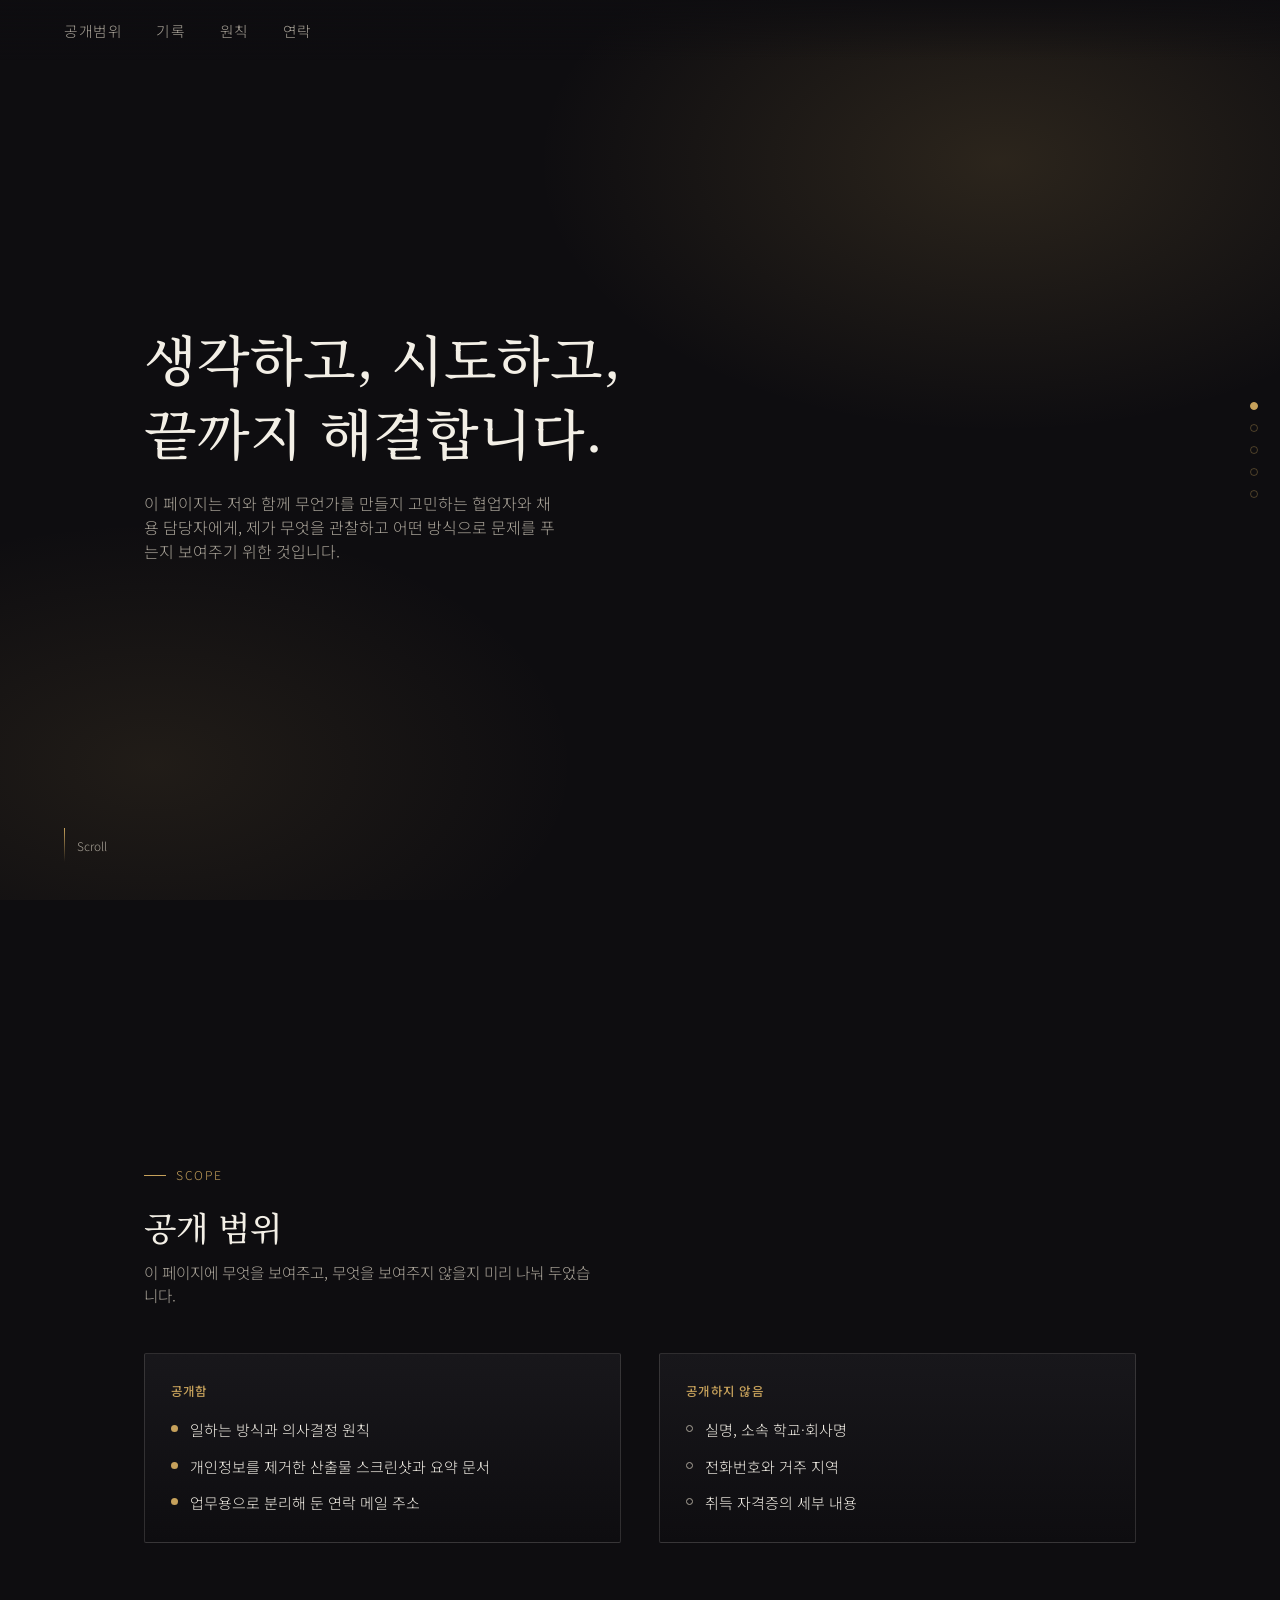
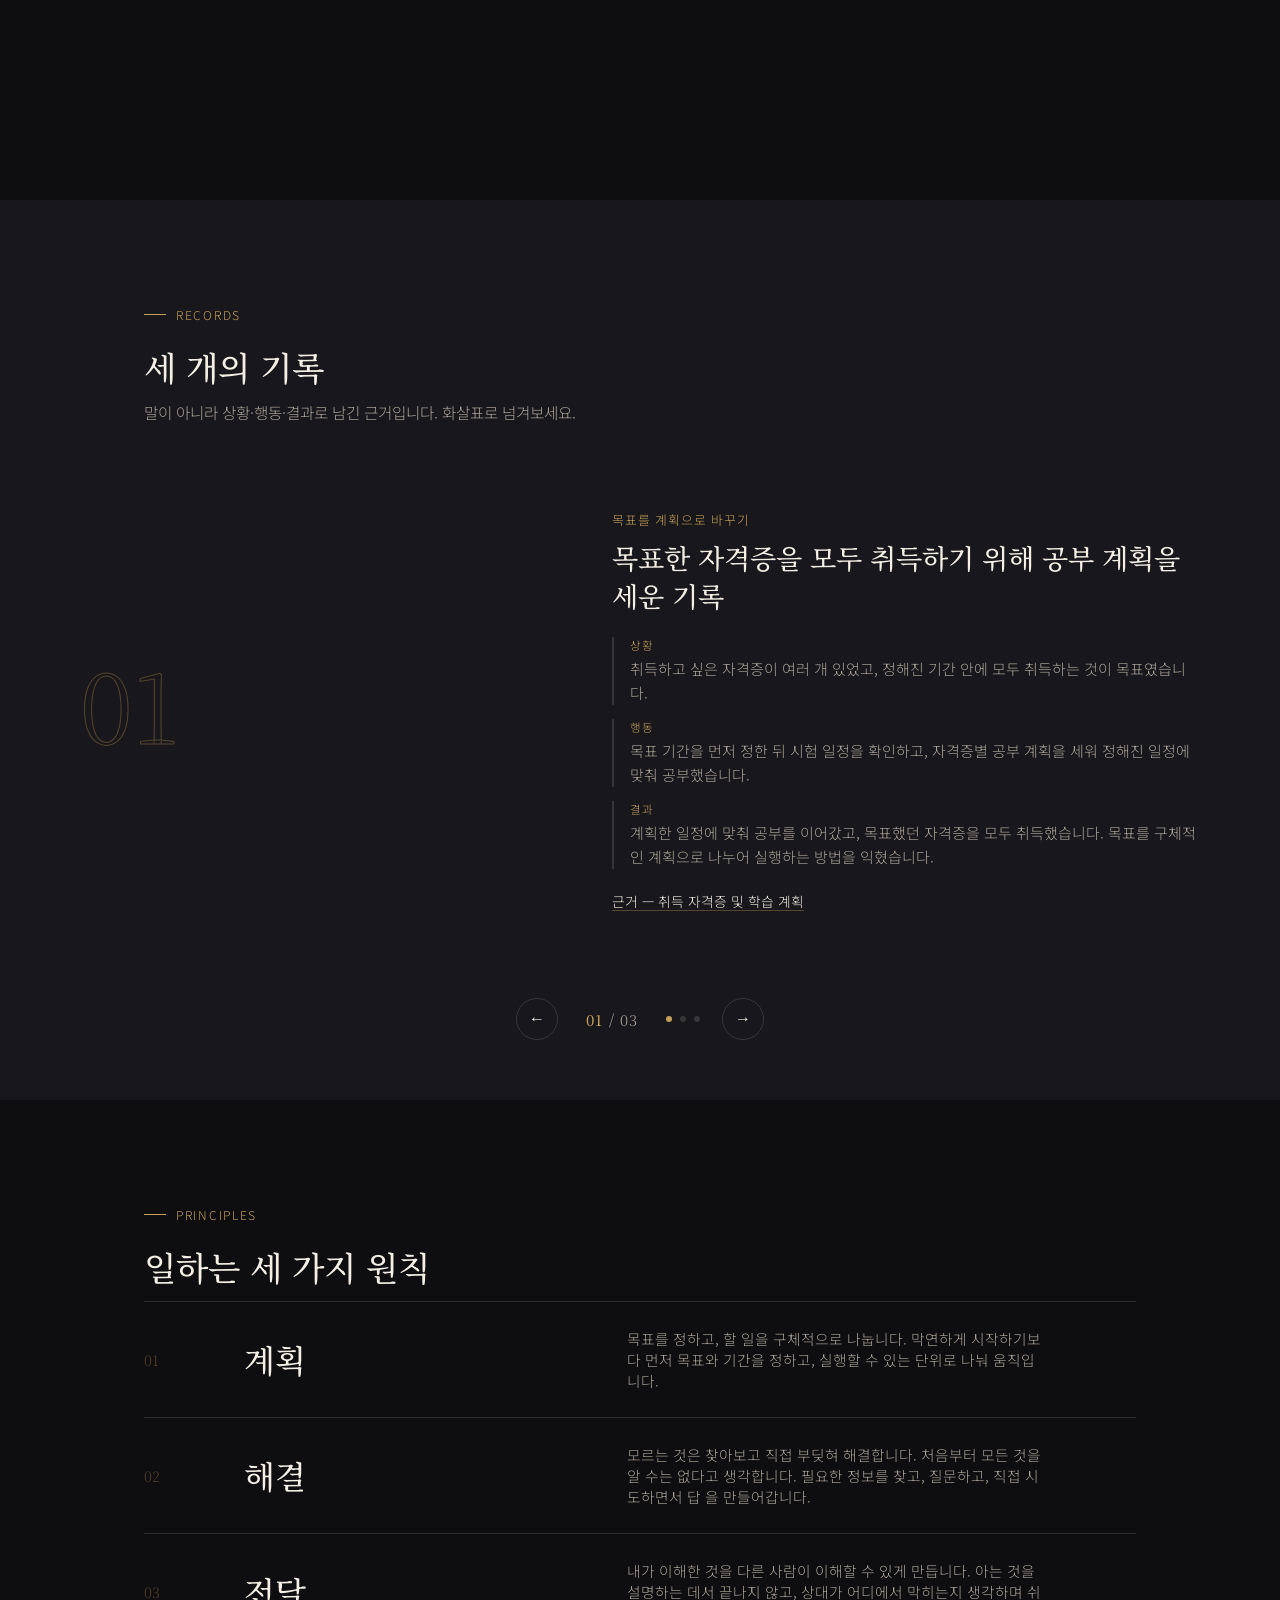
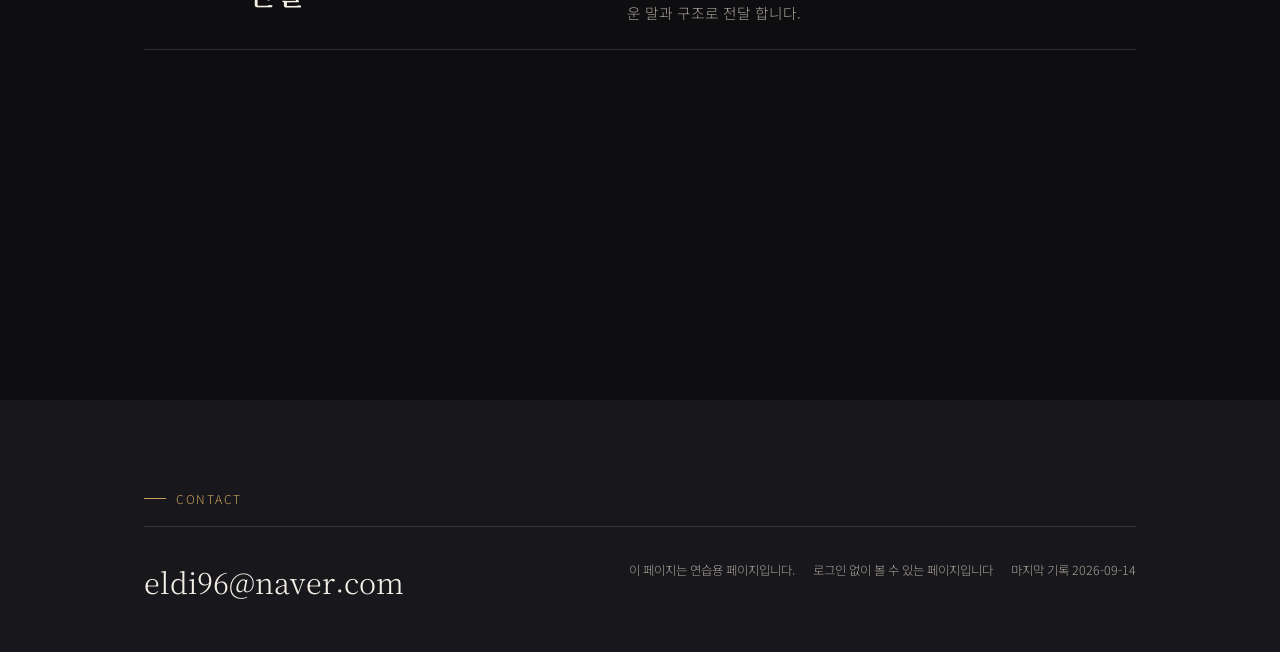
<file: index.html>
<!DOCTYPE html>
<html lang="ko">
<head>
<meta charset="UTF-8">
<meta name="robots" content="noindex, nofollow">
<meta name="viewport" content="width=device-width, initial-scale=1.0">
<title>나를 소개하는 페이지</title>
<link rel="preconnect" href="https://fonts.googleapis.com">
<link rel="preconnect" href="https://fonts.gstatic.com" crossorigin>
<link href="https://fonts.googleapis.com/css2?family=Noto+Serif+KR:wght@400;500;600;700&family=Noto+Sans+KR:wght@300;400;500;600&display=swap" rel="stylesheet">
<link rel="stylesheet" href="css/style.css">
<script src="js/script.js" defer></script>
</head>
<body>

<header class="topbar" id="topbar">
  <ul class="topnav">
    <li><a href="#scope">공개범위</a></li>
    <li><a href="#records">기록</a></li>
    <li><a href="#values">원칙</a></li>
    <li><a href="#contact">연락</a></li>
  </ul>
</header>

<nav class="dotnav" id="dotnav">
  <button data-target="hero" data-label="Intro" class="active" aria-label="Intro로 이동"></button>
  <button data-target="scope" data-label="Scope" aria-label="공개범위로 이동"></button>
  <button data-target="records" data-label="Records" aria-label="기록으로 이동"></button>
  <button data-target="values" data-label="Values" aria-label="원칙으로 이동"></button>
  <button data-target="contact" data-label="Contact" aria-label="연락처로 이동"></button>
</nav>

<section id="hero">
  <div class="wrap">
    <h1 class="hero-line">생각하고, 시도하고,<br>끝까지 해결합니다.</h1>
    <p class="hero-role">이 페이지는 저와 함께 무언가를 만들지 고민하는 협업자와 채용 담당자에게, 제가 무엇을 관찰하고 어떤 방식으로 문제를 푸는지 보여주기 위한 것입니다.</p>
  </div>
  <div class="scroll-cue"><span class="stem"></span> Scroll</div>
</section>

<section id="scope">
  <div class="wrap">
    <div class="eyebrow reveal">SCOPE</div>
    <h2 class="title reveal">공개 범위</h2>
    <p class="lede reveal d1">이 페이지에 무엇을 보여주고, 무엇을 보여주지 않을지 미리 나눠 두었습니다.</p>
    <div class="legend">
      <div class="legend-block public reveal d1">
        <h3>공개함</h3>
        <ul>
          <li><span class="mk"></span>일하는 방식과 의사결정 원칙</li>
          <li><span class="mk"></span>개인정보를 제거한 산출물 스크린샷과 요약 문서</li>
          <li><span class="mk"></span>업무용으로 분리해 둔 연락 메일 주소</li>
        </ul>
      </div>
      <div class="legend-block private reveal d2">
        <h3>공개하지 않음</h3>
        <ul>
          <li><span class="mk"></span>실명, 소속 학교·회사명</li>
          <li><span class="mk"></span>전화번호와 거주 지역</li>
          <li><span class="mk"></span>취득 자격증의 세부 내용</li>
        </ul>
      </div>
    </div>
  </div>
</section>

<section id="records">
  <div class="records-head">
    <div class="eyebrow reveal">RECORDS</div>
    <h2 class="title reveal">세 개의 기록</h2>
    <p class="lede reveal d1">말이 아니라 상황·행동·결과로 남긴 근거입니다. 화살표로 넘겨보세요.</p>
  </div>

  <div class="records-stage">
    <div class="records-track" id="recordsTrack">

      <div class="record-panel">
        <div class="record-inner">
          <div>
            <div class="record-num">01</div>
          </div>
          <div>
            <div class="kicker">목표를 계획으로 바꾸기</div>
            <h3>목표한 자격증을 모두 취득하기 위해 공부 계획을 세운 기록</h3>
            <dl class="sar">
              <div><dt>상황</dt><dd>취득하고 싶은 자격증이 여러 개 있었고, 정해진 기간 안에 모두 취득하는 것이 목표였습니다.</dd></div>
              <div><dt>행동</dt><dd>목표 기간을 먼저 정한 뒤 시험 일정을 확인하고, 자격증별 공부 계획을 세워 정해진 일정에 맞춰 공부했습니다.</dd></div>
              <div><dt>결과</dt><dd>계획한 일정에 맞춰 공부를 이어갔고, 목표했던 자격증을 모두 취득했습니다. 목표를 구체적인 계획으로 나누어 실행하는 방법을 익혔습니다.</dd></div>
            </dl>
            <div class="evidence"><a href="#" onclick="return false;">근거 — 취득 자격증 및 학습 계획</a></div>
          </div>
        </div>
      </div>

      <div class="record-panel">
        <div class="record-inner">
          <div>
            <div class="record-num">02</div>
          </div>
          <div> 
            <div class="kicker">모르는 것을 직접 해결하기</div>
            <h3>컴퓨터를 직접 조립하며 문제를 해결한 기록</h3>
            <dl class="sar">
              <div><dt>상황</dt><dd>컴퓨터를 구매하려던 중, 부품을 직접 준비해서 조립해보면 어떨까 생각했습니다. 처음 직접 조립하는 만큼 어려운 부분도 많았습니다.</dd></div>
              <div><dt>행동</dt><dd>필요한 부품을 직접 찾아 준비하고, 조립 과정에서 모르는 부분이 생길 때마다 자료를 찾아보거나 다른 사람에게 물어보며 하나씩 해결했습니다.</dd></div>
              <div><dt>결과</dt><dd>처음에는 어려움이 있었지만 필요한 정보를 찾아가며 결국 컴퓨터를 직접 완성했습니다. 모르는 문제도 스스로 찾아보고 질문하며 해결할 수 있다는 경험을 얻었습니다.</dd></div>
            </dl>
            <div class="evidence"><a href="#" onclick="return false;">근거 — 직접 조립한 PC 구성 및 부품 기록</a></div>
          </div>
        </div>
      </div>

      <div class="record-panel">
        <div class="record-inner">
          <div>
            <div class="record-num">03</div>
          </div>
          <div>
            <div class="kicker">이해한 것을 쉽게 전달하기</div>
            <h3>친구와 함께 자격증을 준비하며 이해한 내용을 설명한 기록</h3>
            <dl class="sar">
              <div><dt>상황</dt><dd>친구와 함께 같은 자격증 취득을 목표로 공부하면서, 친구가 어려워하는 내용을 설명해주는 일이 있었습니다.</dd></div>
              <div><dt>행동</dt><dd>제가 먼저 내용을 이해한 뒤, 친구가 이해하기 어려워하는 부분을 쉬운 말과 예시를 사용해 설명했습니다. 서로 모르는 부분을 함께 확인하며 공부했습니다.</dd></div>
              <div><dt>결과</dt><dd>친구가 내용을 이해하는 데 도움을 줄 수 있었고, 함께 목표했던 자격증을 취득했습니다. 제가 이해한 내용을 다른 사람이 이해하기 쉽게 전달하는 강점을 확인했습니다.</dd></div>
            </dl>
            <div class="evidence"><a href="#" onclick="return false;">근거 — 함께 준비한 자격증 및 학습 기록</a></div>
          </div>
        </div>
      </div>

    </div>
  </div>

  <div class="records-controls">
    <button class="rc-btn" id="rcPrev" aria-label="이전 기록">←</button>
    <div class="rc-count"><b id="rcCurrent">01</b> / 03</div>
    <div class="rc-dots" id="rcDots">
      <button class="active" data-i="0" aria-label="1번 기록"></button>
      <button data-i="1" aria-label="2번 기록"></button>
      <button data-i="2" aria-label="3번 기록"></button>
    </div>
    <button class="rc-btn" id="rcNext" aria-label="다음 기록">→</button>
  </div>
</section>

<section id="values">
  <div class="wrap">
    <div class="eyebrow reveal">PRINCIPLES</div>
    <h2 class="title reveal">일하는 세 가지 원칙</h2>
    <div class="value-rows">
      <div class="value-row reveal d1">
        <div class="vnum">01</div>
        <h3>계획</h3>
        <p>목표를 정하고, 할 일을 구체적으로 나눕니다.
	막연하게 시작하기보다 먼저 목표와 기간을 정하고, 실행할 수 있는 단위로 나눠 움직입니다.</p>
      </div>
      <div class="value-row reveal d2">
        <div class="vnum">02</div>
        <h3>해결</h3>
        <p>모르는 것은 찾아보고 직접 부딪혀 해결합니다.
	처음부터 모든 것을 알 수는 없다고 생각합니다. 필요한 정보를 찾고, 질문하고, 직접 시도하면서 답	을 만들어갑니다.</p>
      </div>
      <div class="value-row reveal d3">
        <div class="vnum">03</div>
        <h3>전달</h3>
        <p>내가 이해한 것을 다른 사람이 이해할 수 있게 만듭니다.
	아는 것을 설명하는 데서 끝나지 않고, 상대가 어디에서 막히는지 생각하며 쉬운 말과 구조로 전달	합니다.</p>
      </div>
    </div>
  </div>
</section>

<section id="contact">
  <div class="wrap">
    <div class="eyebrow reveal">CONTACT</div>
    <div class="contact-grid">
      <a class="big" href="mailto:eldi96@naver.com">eldi96@naver.com</a>
      <div class="foot-meta">
 	<span>이 페이지는 연습용 페이지입니다.</span>
        <span>로그인 없이 볼 수 있는 페이지입니다</span>
        <span>마지막 기록 2026-09-14</span>
      </div>
    </div>
  </div>
</section>
</body>
</html>
</file>
<file: css/style.css>
:root{
    --bg: #0E0D10;
    --panel: #18171B;
    --panel-2: #1F1D22;
    --ivory: #F3EFE6;
    --ivory-dim: #A9A398;
    --gold: #C6A15B;
    --gold-soft: rgba(198,161,91,0.35);
    --line: rgba(243,239,230,0.14);
    --serif: 'Noto Serif KR', serif;
    --sans: 'Noto Sans KR', sans-serif;
  }
  *{box-sizing:border-box;}
  html{scroll-behavior:smooth;}
  body{
    margin:0;
    background:var(--bg);
    color:var(--ivory);
    font-family:var(--sans);
    font-weight:300;
    overflow-x:hidden;
    max-width:100vw;
  }
  ::selection{ background:var(--gold); color:#141216; }
  a{ color:inherit; }
  img{ max-width:100%; }

  .wrap{ max-width:1120px; margin:0 auto; padding:0 clamp(20px,5vw,64px); width:100%; }

  /* ---------- 상단 고정 바 ---------- */
  .topbar{
    position:fixed; top:0; left:0; right:0; z-index:50;
    display:flex; align-items:center; justify-content:space-between;
    padding:18px clamp(20px,5vw,64px);
    background:linear-gradient(to bottom, rgba(14,13,16,0.85), transparent);
    transition:background .3s ease;
  }
  .topbar.scrolled{ background:rgba(14,13,16,0.86); backdrop-filter:blur(8px); border-bottom:1px solid var(--line); }
  .brand-mark{ font-family:var(--serif); font-size:1rem; letter-spacing:0.02em; color:var(--ivory); text-decoration:none; }
  .brand-mark span{ color:var(--gold); }
  .topnav{ display:flex; gap:clamp(16px,3vw,34px); list-style:none; margin:0; padding:0; }
  .topnav a{
    font-size:0.92rem; letter-spacing:0.04em; text-decoration:none;
    color:var(--ivory-dim); position:relative; padding-bottom:4px;
  }
  .topnav a::after{
    content:""; position:absolute; left:0; bottom:0; width:0; height:1px;
    background:var(--gold); transition:width .3s ease;
  }
  .topnav a:hover::after, .topnav a:focus-visible::after{ width:100%; }
  @media (max-width:720px){ .topnav{ display:none; } }

  /* ---------- 우측 진행 표시 점 ---------- */
  .dotnav{
    position:fixed; right:22px; top:50%; transform:translateY(-50%);
    z-index:50; display:flex; flex-direction:column; gap:14px;
  }
  .dotnav button{
    width:8px; height:8px; border-radius:50%;
    border:1px solid var(--gold-soft); background:transparent;
    cursor:pointer; padding:0; position:relative;
  }
  .dotnav button::before{
    content:attr(data-label);
    position:absolute; right:18px; top:50%; transform:translateY(-50%);
    font-size:0.72rem; color:var(--ivory-dim); white-space:nowrap;
    opacity:0; transition:opacity .2s ease; pointer-events:none;
    font-family:var(--sans);
  }
  .dotnav button:hover::before{ opacity:1; }
  .dotnav button.active{ background:var(--gold); border-color:var(--gold); }
  @media (max-width:720px){ .dotnav{ display:none; } }

  /* ---------- 섹션 공통 ---------- */
  section{ position:relative; min-height:100vh; display:flex; align-items:center; padding:96px 0; }

  .eyebrow{
    display:inline-flex; align-items:center; gap:10px;
    font-family:var(--sans); font-size:0.76rem; letter-spacing:0.14em;
    color:var(--gold); margin-bottom:18px;
  }
  .eyebrow::before{ content:""; width:22px; height:1px; background:var(--gold); }

  .reveal{ opacity:0; transform:translateY(26px); transition:opacity .9s ease, transform .9s ease; }
  .reveal.is-visible{ opacity:1; transform:none; }
  .reveal.d1{ transition-delay:.08s; }
  .reveal.d2{ transition-delay:.18s; }
  .reveal.d3{ transition-delay:.28s; }
  @media (prefers-reduced-motion: reduce){
    .reveal{ opacity:1; transform:none; transition:none; }
    html{ scroll-behavior:auto; }
  }

  /* ---------- HERO ---------- */
  #hero{
    background:
      radial-gradient(60% 50% at 78% 18%, rgba(198,161,91,0.16), transparent 60%),
      radial-gradient(55% 45% at 12% 85%, rgba(198,161,91,0.10), transparent 60%),
      var(--bg);
  }
  .hero-geo{
    font-size:0.78rem; letter-spacing:0.06em; color:var(--ivory-dim);
    display:flex; gap:10px; align-items:center; margin-bottom:26px;
  }
  .hero-geo .dot{ width:5px; height:5px; border-radius:50%; background:var(--gold); }
  h1.hero-line{
    font-family:var(--serif); font-weight:500; color:var(--ivory);
    font-size:clamp(1.9rem, 4.6vw, 3.4rem);
    line-height:1.36; max-width:16ch; margin:0;
  }
  .hero-role{
    margin-top:22px; color:var(--ivory-dim); font-size:1rem; max-width:46ch;
  }
  .scroll-cue{
    position:absolute; left:clamp(20px,5vw,64px); bottom:38px;
    display:flex; align-items:center; gap:12px; color:var(--ivory-dim); font-size:0.74rem;
  }
  .scroll-cue .stem{
    width:1px; height:34px; background:linear-gradient(var(--gold), transparent);
    position:relative; overflow:hidden;
  }
  .scroll-cue .stem::after{
    content:""; position:absolute; left:0; top:-100%; width:100%; height:100%;
    background:var(--gold); animation:drop 2.2s ease-in-out infinite;
  }
  @keyframes drop{ 0%{top:-100%;} 60%{top:100%;} 100%{top:100%;} }
  @media (prefers-reduced-motion: reduce){ .scroll-cue .stem::after{ animation:none; top:0; } }

  /* ---------- SCOPE ---------- */
  #scope{ background:var(--bg); }
  h2.title{
    font-family:var(--serif); font-weight:500; font-size:clamp(1.5rem, 3vw, 2.1rem);
    margin:0 0 10px 0; color:var(--ivory);
  }
  .lede{ color:var(--ivory-dim); max-width:56ch; margin:0 0 46px 0; font-size:0.98rem; }
  .legend{ display:grid; grid-template-columns:1fr 1fr; gap:clamp(18px,3vw,40px); }
  @media (max-width:680px){ .legend{ grid-template-columns:1fr; } }
  .legend-block{
    border:1px solid var(--line); border-radius:2px; padding:28px 26px;
    background:linear-gradient(180deg, var(--panel), var(--bg));
  }
  .legend-block h3{
    font-family:var(--sans); font-size:0.78rem; letter-spacing:0.1em;
    color:var(--gold); margin:0 0 18px 0; font-weight:500;
  }
  .legend-block ul{ list-style:none; margin:0; padding:0; display:flex; flex-direction:column; gap:13px; }
  .legend-block li{ display:flex; gap:12px; align-items:flex-start; font-size:0.94rem; color:var(--ivory); line-height:1.55; }
  .mk{ flex:0 0 auto; margin-top:7px; width:7px; height:7px; border-radius:50%; }
  .legend-block.public .mk{ background:var(--gold); }
  .legend-block.private .mk{ background:transparent; border:1px solid var(--ivory-dim); }

  /* ---------- RECORDS (carousel) ---------- */
  #records{ background:var(--panel); flex-direction:column; align-items:stretch; padding:0; overflow:hidden; }
  .records-head{ padding:96px clamp(20px,5vw,64px) 0; max-width:1120px; margin:0 auto; width:100%; }
  .records-stage{ position:relative; flex:1; margin-top:40px; }
  .records-track{ display:flex; transition:transform .65s cubic-bezier(.65,0,.35,1); }
  .record-panel{
    flex:0 0 100%; padding:0 clamp(20px,5vw,64px) 0; display:flex; justify-content:center;
  }
  .record-inner{ max-width:1120px; width:100%; display:grid; grid-template-columns: 0.9fr 1.1fr; gap:clamp(24px,4vw,64px); align-items:center; }
  @media (max-width:840px){ .record-inner{ grid-template-columns:1fr; } }
  .record-num{
    font-family:var(--serif); font-size:clamp(3.2rem, 9vw, 6rem); color:transparent;
    -webkit-text-stroke:1px var(--gold-soft); line-height:1; margin:0 0 14px 0;
  }
  .record-inner h3{ font-family:var(--serif); font-weight:500; font-size:clamp(1.3rem,2.4vw,1.7rem); margin:0 0 8px 0; color:var(--ivory); line-height:1.4; }
  .record-inner .kicker{ font-size:0.8rem; letter-spacing:0.06em; color:var(--gold); margin-bottom:10px; }
  .sar{ display:flex; flex-direction:column; gap:14px; margin-top:22px; }
  .sar div{ border-left:2px solid var(--line); padding-left:16px; }
  .sar dt{ font-size:0.72rem; letter-spacing:0.08em; color:var(--gold); margin:0 0 4px 0; }
  .sar dd{ margin:0; color:var(--ivory-dim); font-size:0.94rem; line-height:1.6; }
  .evidence{ margin-top:22px; font-size:0.86rem; }
  .evidence a{ text-decoration:underline; text-decoration-color:var(--gold-soft); text-underline-offset:3px; }

  .records-controls{
    display:flex; align-items:center; justify-content:center; gap:22px;
    padding:34px clamp(20px,5vw,64px) 60px;
  }
  .rc-btn{
    width:42px; height:42px; border-radius:50%; border:1px solid var(--line);
    background:transparent; color:var(--ivory); cursor:pointer;
    display:flex; align-items:center; justify-content:center; font-size:1rem;
    transition:border-color .2s ease, color .2s ease;
  }
  .rc-btn:hover, .rc-btn:focus-visible{ border-color:var(--gold); color:var(--gold); }
  .rc-count{ font-family:var(--serif); font-size:0.92rem; color:var(--ivory-dim); letter-spacing:0.05em; min-width:64px; text-align:center; }
  .rc-count b{ color:var(--gold); font-weight:500; }
  .rc-dots{ display:flex; gap:8px; }
  .rc-dots button{ width:6px; height:6px; border-radius:50%; border:none; background:var(--line); cursor:pointer; padding:0; }
  .rc-dots button.active{ background:var(--gold); }

  /* ---------- VALUES ---------- */
  #values{ background:var(--bg); flex-direction:column; align-items:flex-start; }
  .value-rows{ width:100%; }
  .value-row{
    border-top:1px solid var(--line); padding:26px 0;
    display:grid; grid-template-columns:80px 1fr 1.4fr; gap:20px; align-items:center;
  }
  .value-row:last-child{ border-bottom:1px solid var(--line); }
  @media (max-width:720px){ .value-row{ grid-template-columns:1fr; gap:8px; } }
  .value-row .vnum{ font-family:var(--serif); color:var(--gold-soft); font-size:0.9rem; }
  .value-row h3{
    font-family:var(--serif); font-weight:500; font-size:clamp(1.4rem,3vw,2rem);
    margin:0; color:var(--ivory); transition:color .3s ease;
  }
  .value-row:hover h3{ color:var(--gold); }
  .value-row p{ margin:0; color:var(--ivory-dim); font-size:0.92rem; max-width:52ch; }

  /* ---------- CONTACT / FOOTER ---------- */
  #contact{ background:var(--panel); min-height:auto; padding:80px 0 50px; }
  .contact-grid{ display:flex; justify-content:space-between; flex-wrap:wrap; gap:24px; border-top:1px solid var(--line); padding-top:34px; }
  .contact-grid a{ text-decoration:none; }
  .contact-grid .big{ font-family:var(--serif); font-size:clamp(1.3rem,2.6vw,1.8rem); color:var(--ivory); }
  .contact-grid .big:hover{ color:var(--gold); }
  .foot-meta{ font-size:0.78rem; color:var(--ivory-dim); display:flex; gap:18px; flex-wrap:wrap; }
</file>
